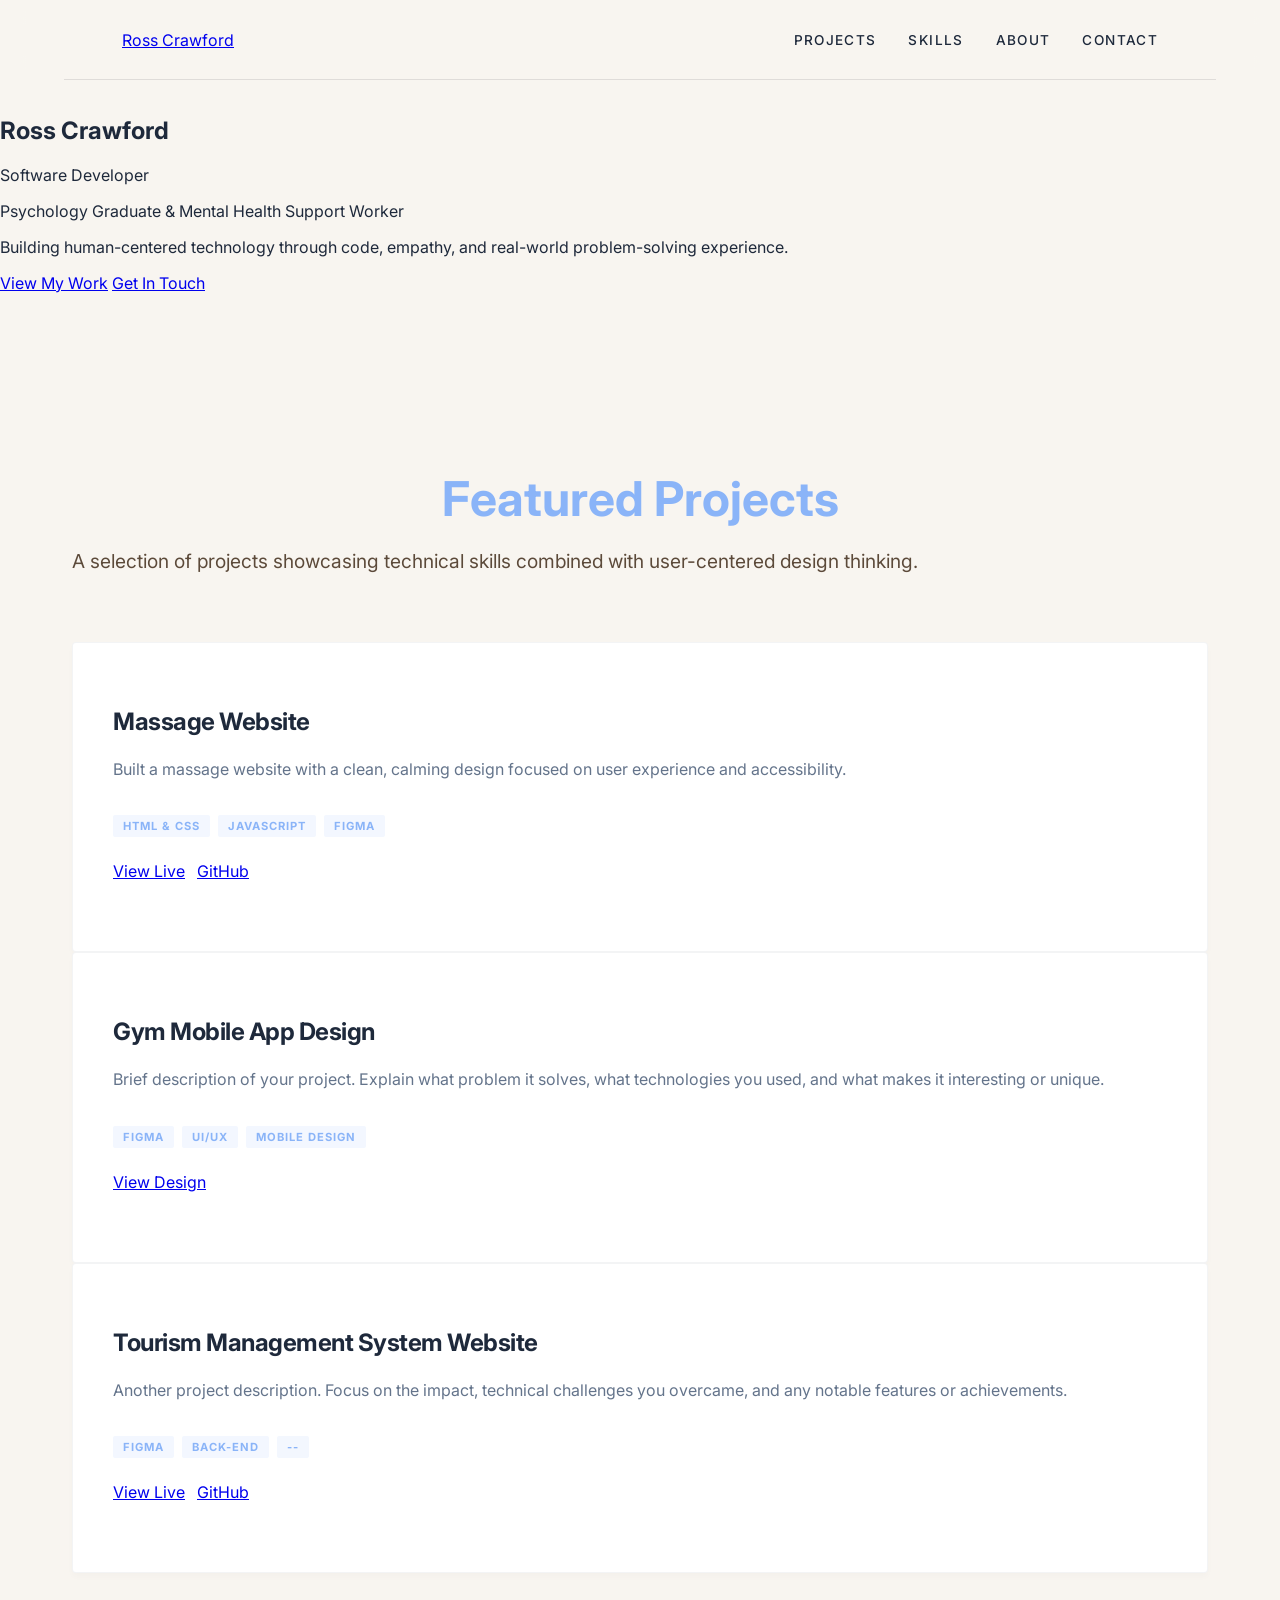
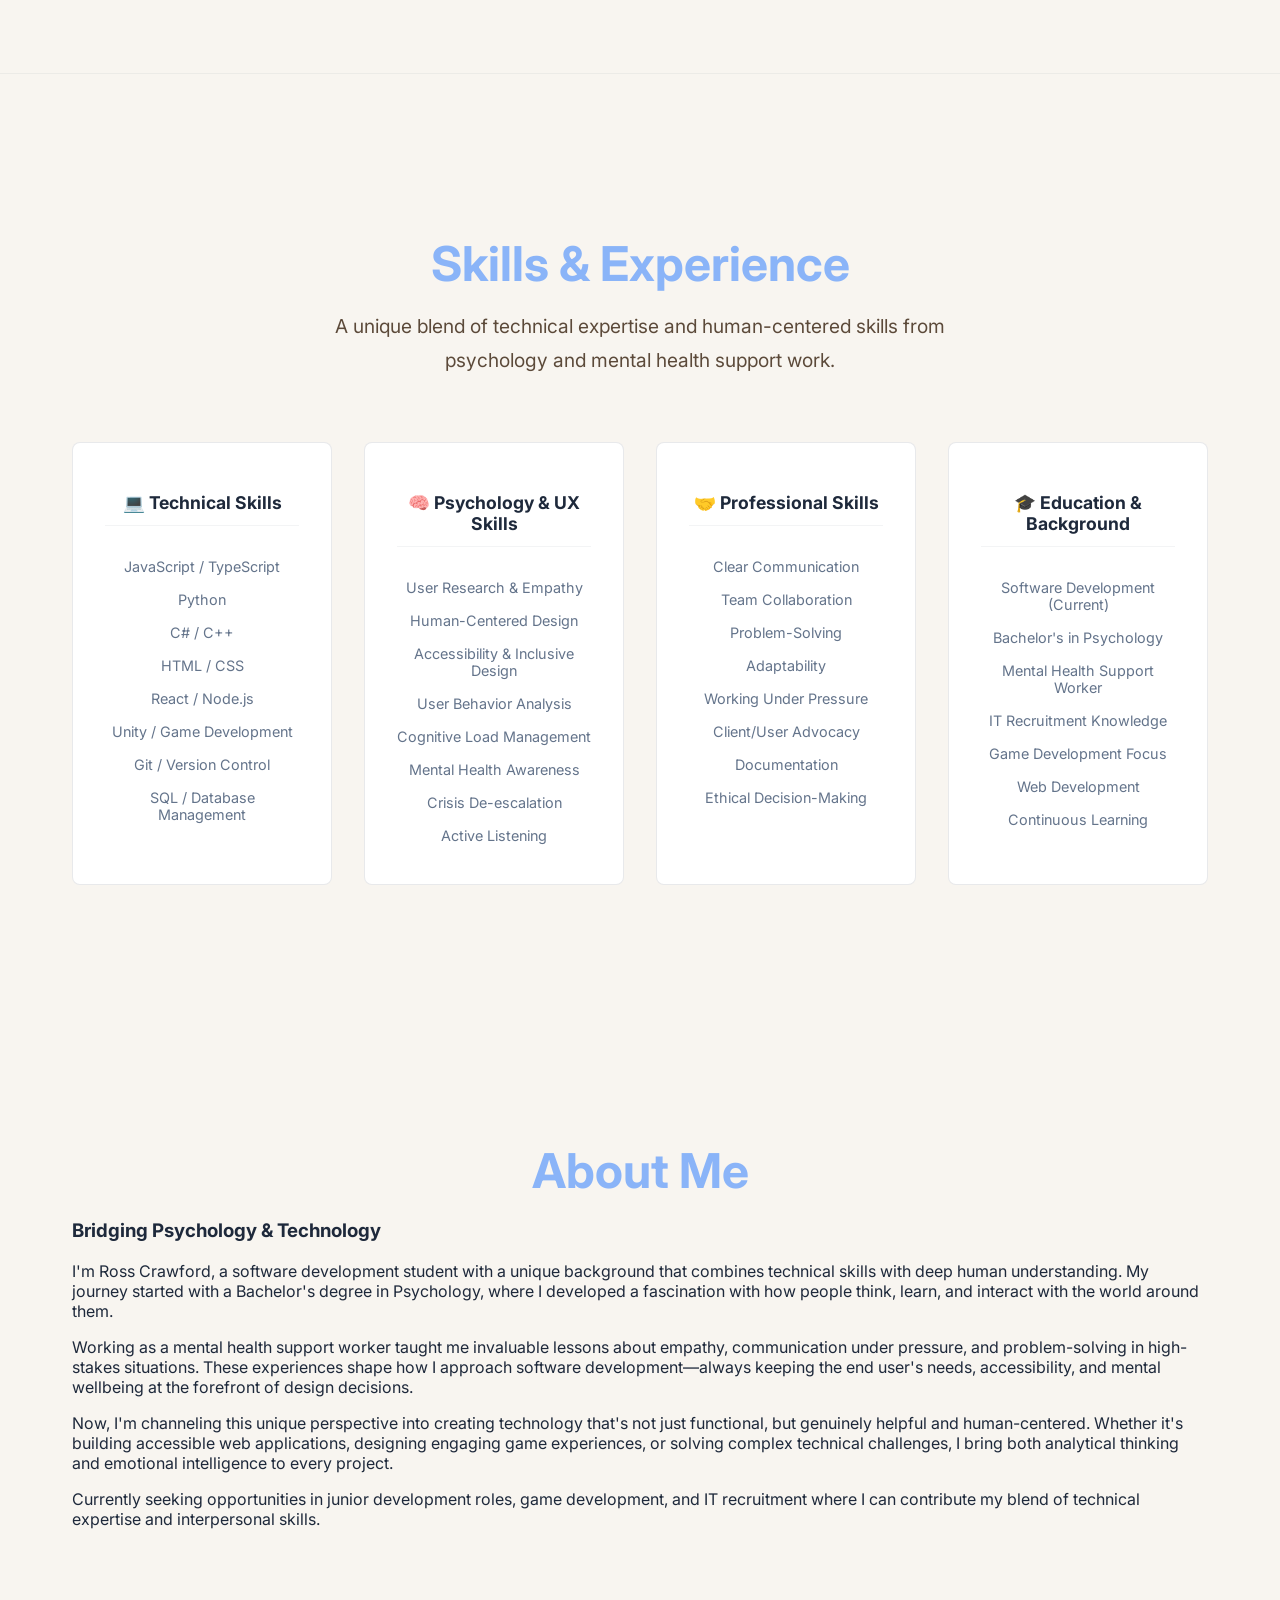
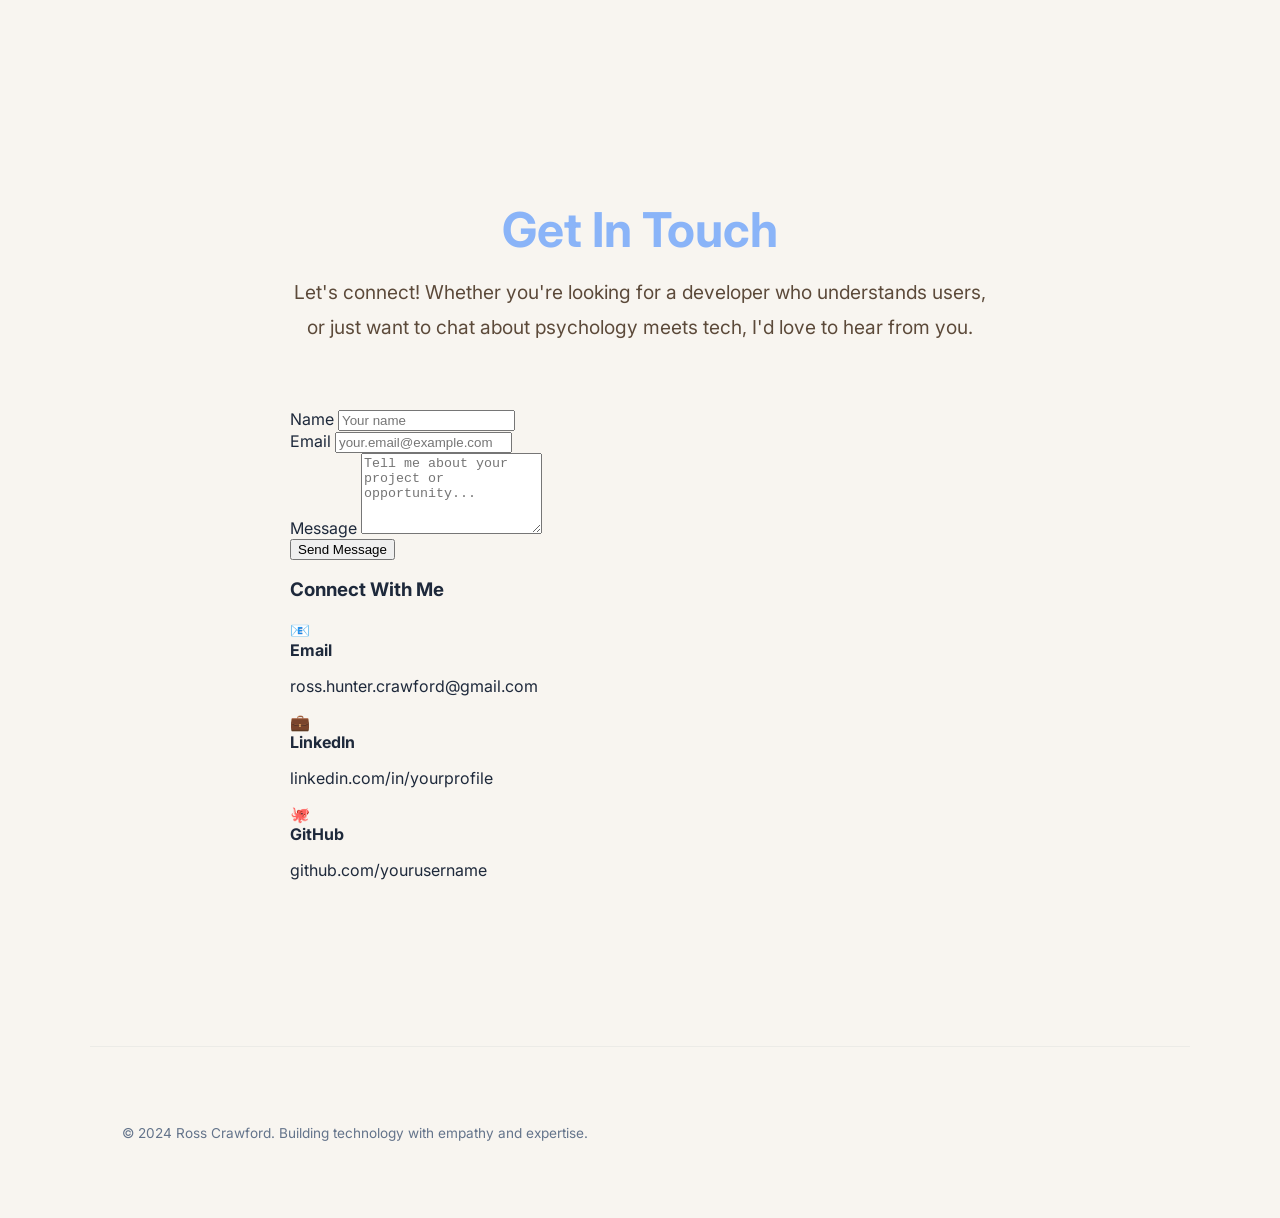
<file: portfolio.html>
<!DOCTYPE html>
<html lang="en">
<head>
  <meta charset="UTF-8">
  <meta name="viewport" content="width=device-width, initial-scale=1.0">
  <title>Ross Crawford Portfolio</title>
  <link rel="stylesheet" href="portfolio.css">
  <link rel="preconnect" href="https://fonts.googleapis.com">
  <link rel="preconnect" href="https://fonts.gstatic.com" crossorigin>
  <link href="https://fonts.googleapis.com/css2?family=Inter:wght@400;600;700&display=swap" rel="stylesheet">
</head>
<body>
	<nav class="navbar">
		<div class="navbar-container">
			<div class="navbar-title">
				<a href="#home">
					<div class="logo-badge">
						<span class="logo-first">Ross</span>
						<span class="logo-last">Crawford</span>
					</div>
				</a>
			</div>			<div class="navbar-headers">
				<a href="#projects" class="nav-link">Projects</a>
				<a href="#skills" class="nav-link">Skills</a>
				<a href="#about" class="nav-link">About</a>
				<a href="#contact" class="nav-link">Contact</a>
			</div>
		</div>
	</nav>

	<section id="home" class="hero-section">
		<div class="hero-card">
			<h1>Ross Crawford</h1>
			<p class="subtitle">Software Developer</p>
			<p class="subtitle-secondary">Psychology Graduate & Mental Health Support Worker</p>
			<p class="intro">Building human-centered technology through code, empathy, and real-world problem-solving experience.</p>
			<div class="cta-buttons">
				<a href="#projects" class="cta-button primary">View My Work</a>
				<a href="#contact" class="cta-button secondary">Get In Touch</a>
			</div>
		</div>
	</section>

	<section id="projects" class="projects-section">
	<div class="container">
		<h2>Featured Projects</h2>
		<p class="section-description">A selection of projects showcasing technical skills combined with user-centered design thinking.</p>
		
		<div class="projects-grid">
			<!-- Project 1 -->
			<div class="project-card">
				<div class="project-header">
					<h3>Massage Website</h3>
				</div>
				
				<div class="project-content">
					<p class="project-description">
						Built a massage website with a clean, calming design focused on user experience and accessibility.
					</p>
				</div>
				
				<div class="project-footer">
					<div class="project-tags">
						<span class="tag">HTML & CSS</span>
						<span class="tag">Javascript</span>
						<span class="tag">Figma</span>
					</div>
					<div class="project-links">
						<a href="https://sensoma.co.nz/" class="project-btn primary" target="_blank">View Live</a>
						<a href="#" class="project-btn secondary">GitHub</a>
					</div>
				</div>
			</div>

			<!-- Project 2 -->
			<div class="project-card">
				<div class="project-header">
					<h3>Gym Mobile App Design</h3>
				</div>
				
				<div class="project-content">
					<p class="project-description">
						Brief description of your project. Explain what problem it solves, what technologies you used, and what makes it interesting or unique.
					</p>
				</div>
				
				<div class="project-footer">
					<div class="project-tags">
						<span class="tag">Figma</span>
						<span class="tag">UI/UX</span>
						<span class="tag">Mobile Design</span>
					</div>
					<div class="project-links">
						<a href="https://www.figma.com/design/2Qb1U5gbFDvbR3DS2gBK0O/ZenFit-Mobile-individual?node-id=0-1&t=Z9yKldt6Z6cwa7eb-1" class="project-btn primary" target="_blank">
							<span class="btn-icon"></span>
							View Design
						</a>
					</div>
				</div>
			</div>

			<!-- Project 3 -->
			<div class="project-card">
				<div class="project-header">
					<h3>Tourism Management System Website</h3>
				</div>
				
				<div class="project-content">
					<p class="project-description">
						Another project description. Focus on the impact, technical challenges you overcame, and any notable features or achievements.
					</p>
				</div>
				
				<div class="project-footer">
					<div class="project-tags">
						<span class="tag">Figma</span>
						<span class="tag">Back-end</span>
						<span class="tag">--</span>
					</div>
					<div class="project-links">
						<a href="https://onewherobay-vms-asdjb8ewdtb9c0ey.newzealandnorth-01.azurewebsites.net/" class="project-btn primary">View Live</a>
						<a href="https://github.com/izanagi-dev/Tourism-Management-Website" class="project-btn secondary">GitHub</a>
					</div>
				</div>
			</div>

			<!-- Add more project cards as needed -->
		</div>
	</div>
</section>

	<section id="skills" class="skills-section">
		<div class="container">
			<h2>Skills & Experience</h2>
			<p class="section-description">A unique blend of technical expertise and human-centered skills from psychology and mental health support work.</p>
			
			<div class="skills-grid">
				<div class="skill-category">
					<h3>💻 Technical Skills</h3>
					<ul>
						<li>JavaScript / TypeScript</li>
						<li>Python</li>
						<li>C# / C++</li>
						<li>HTML / CSS</li>
						<li>React / Node.js</li>
						<li>Unity / Game Development</li>
						<li>Git / Version Control</li>
						<li>SQL / Database Management</li>
					</ul>
				</div>

				<div class="skill-category">
					<h3>🧠 Psychology & UX Skills</h3>
					<ul>
						<li>User Research & Empathy</li>
						<li>Human-Centered Design</li>
						<li>Accessibility & Inclusive Design</li>
						<li>User Behavior Analysis</li>
						<li>Cognitive Load Management</li>
						<li>Mental Health Awareness</li>
						<li>Crisis De-escalation</li>
						<li>Active Listening</li>
					</ul>
				</div>

				<div class="skill-category">
					<h3>🤝 Professional Skills</h3>
					<ul>
						<li>Clear Communication</li>
						<li>Team Collaboration</li>
						<li>Problem-Solving</li>
						<li>Adaptability</li>
						<li>Working Under Pressure</li>
						<li>Client/User Advocacy</li>
						<li>Documentation</li>
						<li>Ethical Decision-Making</li>
					</ul>
				</div>

				<div class="skill-category">
					<h3>🎓 Education & Background</h3>
					<ul>
						<li>Software Development (Current)</li>
						<li>Bachelor's in Psychology</li>
						<li>Mental Health Support Worker</li>
						<li>IT Recruitment Knowledge</li>
						<li>Game Development Focus</li>
						<li>Web Development</li>
						<li>Continuous Learning</li>
					</ul>
				</div>
			</div>
		</div>
	</section>

	<section id="about" class="about-section">
		<div class="container">
			<h2>About Me</h2>
			<div class="about-content">
				<div class="about-text">
					<h3>Bridging Psychology & Technology</h3>
					<p>
						I'm Ross Crawford, a software development student with a unique background that combines 
						technical skills with deep human understanding. My journey started with a Bachelor's degree 
						in Psychology, where I developed a fascination with how people think, learn, and interact 
						with the world around them.
					</p>
					<p>
						Working as a mental health support worker taught me invaluable lessons about empathy, 
						communication under pressure, and problem-solving in high-stakes situations. These experiences 
						shape how I approach software development—always keeping the end user's needs, accessibility, 
						and mental wellbeing at the forefront of design decisions.
					</p>
					<p>
						Now, I'm channeling this unique perspective into creating technology that's not just functional, 
						but genuinely helpful and human-centered. Whether it's building accessible web applications, 
						designing engaging game experiences, or solving complex technical challenges, I bring both 
						analytical thinking and emotional intelligence to every project.
					</p>
					<p>
						Currently seeking opportunities in junior development roles, game development, and IT recruitment 
						where I can contribute my blend of technical expertise and interpersonal skills.
					</p>
				</div>
			</div>
		</div>
	</section>

	<section id="contact" class="contact-section">
		<div class="container">
			<h2>Get In Touch</h2>
			<p class="section-description">Let's connect! Whether you're looking for a developer who understands users, 
			or just want to chat about psychology meets tech, I'd love to hear from you.</p>
			
			<div class="contact-content">
				<form class="contact-form">
					<div class="form-group">
						<label for="name">Name</label>
						<input type="text" id="name" name="name" placeholder="Your name" required>
					</div>
					<div class="form-group">
						<label for="email">Email</label>
						<input type="email" id="email" name="email" placeholder="your.email@example.com" required>
					</div>
					<div class="form-group">
						<label for="message">Message</label>
						<textarea id="message" name="message" rows="5" placeholder="Tell me about your project or opportunity..." required></textarea>
					</div>
					<button type="submit" class="submit-button">Send Message</button>
				</form>
				
				<div class="contact-info">
					<h3>Connect With Me</h3>
					<div class="contact-method">
						<span class="contact-icon">📧</span>
						<div>
							<strong>Email</strong>
							<p>ross.hunter.crawford@gmail.com</p>
						</div>
					</div>
					<div class="contact-method">
						<span class="contact-icon">💼</span>
						<div>
							<strong>LinkedIn</strong>
							<p>linkedin.com/in/yourprofile</p>
						</div>
					</div>
					<div class="contact-method">
						<span class="contact-icon">🐙</span>
						<div>
							<strong>GitHub</strong>
							<p>github.com/yourusername</p>
						</div>
					</div>
				</div>
			</div>
		</div>
	</section>

	<footer>
		<div class="container">
			<p>&copy; 2024 Ross Crawford. Building technology with empathy and expertise.</p>
		</div>
	</footer>

	<script>
		// Smooth scrolling for navigation links
		document.querySelectorAll('a[href^="#"]').forEach(anchor => {
			anchor.addEventListener('click', function (e) {
				e.preventDefault();
				const target = document.querySelector(this.getAttribute('href'));
				if (target) {
					target.scrollIntoView({
						behavior: 'smooth',
						block: 'start'
					});
				}
			});
		});

		// Form handling
		document.querySelector('.contact-form').addEventListener('submit', function(e) {
			e.preventDefault();
			alert('Thanks for reaching out! (Connect this to a real backend service like Formspree or EmailJS)');
			this.reset();
		});
	</script>
</body>
</html>
</file>
<file: portfolio.css>
/* ============================================================
   DESIGN TOKENS
   ============================================================ */

:root {
    /* Colours */
    --color-bg:          #F8F5F0;
    --color-ink:         #1E293B;
    --color-ink-muted:   #64748B;
    --color-ink-soft:    #94A3B8;
    --color-accent:      #C8A951;
    --color-surface:     #FFFFFF;
    --color-border:      rgba(30, 41, 59, 0.1);
    --color-border-soft: rgba(30, 41, 59, 0.05);

    /* Typography */
    --font-sans:    'Inter', system-ui, sans-serif;
    --font-display: 'Fraunces', 'Inter', serif;

    /* Spacing scale */
    --space-xs:  0.5rem;
    --space-sm:  1rem;
    --space-md:  2rem;
    --space-lg:  4rem;
    --space-xl:  6rem;
    --space-xxl: 8rem;

    /* Radius */
    --radius-sm: 4px;
    --radius-md: 8px;

    /* Motion */
    --transition-default: 0.3s cubic-bezier(0.165, 0.84, 0.44, 1);
}


/* ============================================================
   BASE
   ============================================================ */

html {
    scroll-padding-top: 90px;
}

*, *::before, *::after {
    box-sizing: border-box;
}

body {
    background-color: var(--color-bg);
    margin: 0;
    font-family: var(--font-sans);
    color: var(--color-ink);
    max-width: 100%;
    overflow-x: hidden;
}

:focus-visible {
    outline: 2px solid var(--color-accent);
    outline-offset: 3px;
    border-radius: 2px;
}

/* Skip-to-content link — visually hidden until focused */
.skip-link {
    position: absolute;
    top: -100%;
    left: var(--space-sm);
    z-index: 9999;
    background: var(--color-surface);
    color: var(--color-ink);
    padding: var(--space-xs) var(--space-sm);
    font-size: 0.9rem;
    font-weight: 600;
    text-decoration: none;
    border: 2px solid var(--color-accent);
    border-radius: var(--radius-sm);
}

.skip-link:focus {
    top: var(--space-xs);
}


/* ============================================================
   BUTTONS
   ============================================================ */

.btn-primary {
    display: inline-block;
    margin-top: 30px;
    padding: 18px 45px;
    border: 1px solid #000;
    text-decoration: none;
    color: #000;
    font-weight: 500;
    letter-spacing: 2px;
    text-transform: uppercase;
    font-size: 0.9rem;
    transition: all var(--transition-default);
    background-color: transparent;
    cursor: pointer;
}

.btn-primary:hover {
    background-color: #000;
    color: #fff;
}

.btn-ghost {
    display: inline-block;
    padding: 18px 45px;
    border: 1px solid var(--color-ink);
    text-decoration: none;
    color: var(--color-ink);
    font-weight: 500;
    letter-spacing: 2px;
    text-transform: uppercase;
    font-size: 0.9rem;
    transition: all var(--transition-default);
    background-color: transparent;
    cursor: pointer;
}

.btn-ghost:hover {
    background-color: #8AB4F8;
    border-color: #8AB4F8;
    color: var(--color-ink);
}

.btn-small-primary {
    display: inline-block;
    padding: 10px 25px;
    border: 1px solid #000;
    text-decoration: none;
    color: #000;
    font-weight: 500;
    letter-spacing: 1.5px;
    text-transform: uppercase;
    font-size: 0.75rem;
    transition: all var(--transition-default);
    background-color: transparent;
    cursor: pointer;
    margin-right: 10px;
}

.btn-small-primary:hover {
    background-color: #000;
    color: #fff;
}

.btn-small-secondary {
    display: inline-block;
    padding: 10px 25px;
    border: 1px solid var(--color-border);
    text-decoration: none;
    background-color: transparent;
    color: var(--color-ink-muted);
    font-weight: 500;
    letter-spacing: 1.5px;
    text-transform: uppercase;
    font-size: 0.75rem;
    transition: all var(--transition-default);
    cursor: pointer;
}

.btn-small-secondary:hover {
    background-color: transparent;
    color: var(--color-ink);
    border-color: var(--color-ink);
}

.btn-text {
    text-decoration: none;
    color: var(--color-ink);
    font-weight: 600;
    font-size: 0.9rem;
    border-bottom: 1px solid var(--color-accent);
    padding-bottom: 4px;
    transition: all var(--transition-default);
}

.btn-text:hover {
    padding-left: 6px;
    border-bottom-color: var(--color-ink);
}


/* ============================================================
   NAVBAR
   ============================================================ */

.navbar {
    height: 80px;
    background-color: rgba(248, 245, 240, 0.8);
    backdrop-filter: blur(12px);
    position: fixed;
    top: 0;
    width: 100%;
    z-index: 1000;
    display: flex;
    align-items: center;
    transition: opacity 250ms ease;
}

.navbar-container {
    width: 100%;
    max-width: 1100px;
    margin: 0 auto;
    display: flex;
    justify-content: space-between;
    align-items: center;
    padding: 0 var(--space-md);
}

.navbar-headers {
    list-style: none;
    display: flex;
    gap: var(--space-md);
    margin: 0;
    padding: 0;
}

.navbar-logo a,
.nav-link {
    text-decoration: none;
    color: var(--color-ink);
    font-weight: 500;
    text-transform: uppercase;
    letter-spacing: 0.1em;
    font-size: 0.85rem;
    transition: opacity var(--transition-default);
}

.logo-link {
    font-weight: 800;
    letter-spacing: 0.2em;
    position: relative;
}

.nav-link:hover,
.logo-link:hover {
    opacity: 0.6;
}

.navbar::after {
    content: "";
    position: absolute;
    bottom: 0;
    left: 5%;
    width: 90%;
    height: 1px;
    background: #000000;
    opacity: 0.1;
}

.mobile-menu-toggle {
    display: none;
    background: none;
    border: none;
    cursor: pointer;
    padding: var(--space-xs);
    z-index: 1001;
}

.mobile-menu-toggle .hamburger-line {
    display: block;
    width: 28px;
    height: 3px;
    background-color: var(--color-ink);
    margin: 5px 0;
    transition: all var(--transition-default);
    border-radius: 2px;
}

.mobile-menu-toggle.active .hamburger-line:nth-child(1) {
    transform: rotate(45deg) translate(8px, 8px);
}

.mobile-menu-toggle.active .hamburger-line:nth-child(2) {
    opacity: 0;
}

.mobile-menu-toggle.active .hamburger-line:nth-child(3) {
    transform: rotate(-45deg) translate(7px, -7px);
}


/* ============================================================
   HERO
   ============================================================ */

.hero-minimalist {
    background-color: var(--color-bg);
    min-height: 70vh;
    padding-top: 80px;
    display: flex;
    flex-direction: column;
    overflow-x: hidden;
}

.hero-top-left {
    padding-top: 0;
    display: inline-block;
    margin-left: -20px;
    width: 100%;
    max-width: 100%;
    overflow: hidden;
}

.container {
    max-width: 1200px;
    margin: 0 auto;
    padding: 0 var(--space-md);
}

.hero-editorial-grid {
    display: flex;
    flex-direction: row;
    justify-content: space-between;
    align-items: flex-start;
    height: 70vh;
    padding-top: clamp(var(--space-md), 5vh, var(--space-lg));
}

.hero-name {
    font-family: var(--font-display);
    font-size: clamp(3rem, 10vw, 7rem);
    font-weight: 300;
    font-optical-sizing: auto;
    color: var(--color-ink);
    letter-spacing: -2px;
    margin: 0;
    line-height: 1;
    white-space: normal;
    word-break: break-word;
    max-width: 100%;
}

.hero-meta {
    font-family: var(--font-sans);
    font-size: clamp(0.85rem, 1.2vw, 1rem);
    letter-spacing: 0.05em;
    color: var(--color-ink-muted);
    margin: 1.5rem 0 0;
    padding: 0;
    display: flex;
    gap: 0.75rem;
    flex-wrap: wrap;
}

.hero-meta .dot {
    color: var(--color-accent);
}

.hero-meta .status {
    font-weight: 500;
}

.hero-bottom-right {
    align-self: flex-end;
    max-width: 400px;
    margin-top: auto;
}

.minimal-growth-card {
    border-top: 1px solid var(--color-ink);
    padding-top: var(--space-md);
}

.hero-lead {
    font-size: 1.25rem;
    color: var(--color-ink);
    font-weight: 500;
    line-height: 1.4;
    margin: 0 0 1rem;
}

.hero-sub {
    font-size: 1rem;
    color: var(--color-ink-muted);
    line-height: 1.7;
    margin: 0 0 var(--space-md);
}

.hero-actions {
    display: flex;
    gap: var(--space-md);
    align-items: center;
    margin-top: var(--space-md);
    flex-wrap: wrap;
}

#home.hero-minimalist {
    padding-left: 40px;
    padding-right: 40px;
    box-sizing: border-box;
}

#home .container {
    padding-left: 0;
}

section {
    padding: var(--space-xl) 0;
}

section h2 {
    font-size: 3rem;
    text-align: center;
    margin-bottom: var(--space-sm);
    color: #8AB4F8;
    font-weight: 700;
}

.section-description {
    text-align: center;
    font-size: 1.2rem;
    color: #5C4A3A;
    max-width: 700px;
    margin: 0 auto var(--space-lg);
    line-height: 1.8;
}

/* Shared heading style for all section headers */
.section-title {
    font-family: var(--font-display);
    font-size: 2rem;
    font-weight: 600;
    font-optical-sizing: auto;
    letter-spacing: normal;
    color: #000000;
    text-align: left;
    border-left: 6px solid #000000;
    padding-left: 1.5rem;
    margin-bottom: 3rem;
    display: inline-block;
}

.section-title--secondary {
    margin-top: var(--space-xl);
}



/* ============================================================
   PROJECTS
   ============================================================ */

.projects-section {
    text-align: left;
    padding: 40px 0 100px 0;
    background-color: var(--color-bg);
}

.projects-section .section-description {
    text-align: left;
    margin-left: 0;
    margin-right: 0;
    max-width: none;
}

.projects-grid--featured {
    display: grid;
    gap: 3rem;
    margin-top: var(--space-md);
}

.projects-grid--secondary {
    display: grid;
    grid-template-columns: repeat(3, 1fr);
    gap: var(--space-md);
    margin-top: var(--space-md);
}

.project-card {
    background: var(--color-surface);
    border: 1px solid var(--color-border-soft);
    border-radius: var(--radius-sm);
    padding: 2.5rem;
    display: flex;
    flex-direction: column;
    box-shadow: 0 4px 6px rgba(0, 0, 0, 0.02);
    transition: transform 0.4s cubic-bezier(0.175, 0.885, 0.32, 1.275),
                box-shadow 0.4s ease;
}

.project-card:hover {
    transform: translateY(-8px);
    box-shadow: 0 15px 35px rgba(30, 41, 59, 0.12);
    border-color: #8C786A;
}

.project-card.has-image .project-image {
    overflow: hidden;
    border-radius: var(--radius-md);
}

.project-card.has-image .project-image img {
    transition: transform 0.6s ease;
}

.project-card.has-image:hover .project-image img {
    transform: scale(1.01);
}

.project-image img {
    width: 100%;
    height: 300px;
    object-fit: cover;
    object-position: top;
    border-radius: var(--radius-md);
    border: 1px solid #E5E1DA;
    transition: transform 0.6s ease;
}

.project-card h3 {
    font-size: 1.5rem;
    color: var(--color-ink);
    font-weight: 700;
    margin-bottom: 0.25rem;
    letter-spacing: -0.5px;
}

.project-subtitle {
    font-size: 0.85rem;
    color: var(--color-ink-muted);
    font-weight: 400;
    margin-bottom: 0.75rem;
    letter-spacing: 0.02em;
}

.project-description {
    color: var(--color-ink-muted);
    font-size: 1rem;
    line-height: 1.7;
    margin-bottom: var(--space-md);
}

.project-tags {
    display: flex;
    flex-wrap: wrap;
    gap: var(--space-xs);
    margin-top: auto;
    margin-bottom: 1.5rem;
}

.tag {
    font-size: 0.7rem;
    text-transform: uppercase;
    letter-spacing: 1px;
    font-weight: 700;
    color: #8AB4F8;
    background: rgba(138, 180, 248, 0.1);
    padding: 4px 10px;
    border-radius: 2px;
}

.project-links {
    display: flex;
    gap: 12px;
    margin-top: 20px;
    margin-bottom: 30px;
    flex-wrap: wrap;
}


/* ============================================================
   TESTIMONIAL
   ============================================================ */

.testimonial-section {
    padding: var(--space-xl) 0;
    background: var(--color-bg);
}

.testimonial {
    border-left: 4px solid var(--color-accent);
    padding-left: 2rem;
    max-width: 700px;
    margin: 0 auto;
}

.testimonial-quote {
    font-family: var(--font-display);
    font-size: 1.5rem;
    font-weight: 400;
    font-style: italic;
    font-optical-sizing: auto;
    line-height: 1.4;
    color: var(--color-ink);
    margin-bottom: 1.5rem;
}

.testimonial-attr {
    display: block;
    font-size: 0.85rem;
    color: var(--color-ink-muted);
    letter-spacing: 0.05em;
    text-transform: uppercase;
}

.testimonial-name {
    font-weight: 600;
    color: var(--color-ink);
    display: block;
}

.testimonial-role {
    display: block;
    margin-top: 0.25rem;
}


/* ============================================================
   SKILLS
   ============================================================ */

.skills-section {
    background-color: var(--color-bg);
    padding: 120px 0;
    border-top: 1px solid var(--color-border-soft);
}

.skills-grid {
    display: grid;
    grid-template-columns: repeat(auto-fit, minmax(250px, 1fr));
    gap: var(--space-md);
    margin-top: var(--space-md);
}

.skill-category {
    background: var(--color-surface);
    padding: var(--space-md);
    border-radius: var(--radius-md);
    border: 1px solid var(--color-border);
    transition: transform var(--transition-default), border-color var(--transition-default);
    position: relative;
    text-align: center;
}

.skill-category::before {
    content: "";
    position: absolute;
    top: 0;
    left: 0;
    width: 100%;
    height: 4px;
    background-color: var(--color-accent);
    border-radius: var(--radius-md) var(--radius-md) 0 0;
    opacity: 0;
    transition: opacity var(--transition-default);
}

.skill-category:hover {
    transform: translateY(-5px);
    border-color: transparent #8C786A #8C786A #8C786A;
}

.skill-category:hover::before {
    opacity: 1;
}

.skill-category h3 {
    font-size: 1.1rem;
    margin-bottom: 1.5rem;
    color: var(--color-ink);
    border-bottom: 1px solid var(--color-border-soft);
    padding-bottom: 0.75rem;
}

.skill-category ul {
    list-style: none;
    padding: 0;
    margin: 0;
}

.skill-category li {
    font-size: 0.9rem;
    padding: var(--space-xs) 0;
    color: var(--color-ink-muted);
    border: none;
    background: none;
}

.skill-category:hover li {
    color: var(--color-ink);
}

.skill-category li::before {
    content: none;
}


/* ============================================================
   ABOUT
   ============================================================ */

.narrow-container {
    max-width: 800px;
    margin: 0 auto;
}

.about-minimal {
    padding: 120px 0;
    background-color: var(--color-bg);
    border-top: 1px solid var(--color-border-soft);
}

.about-grid {
    display: grid;
    grid-template-columns: 1fr 1fr;
    gap: 3rem;
    margin-top: 0;
}

.about-card {
    border-top: 2px solid var(--color-accent);
    padding-top: 1.5rem;
}

.about-card-label {
    display: block;
    font-size: 0.7rem;
    font-weight: 600;
    text-transform: uppercase;
    letter-spacing: 0.15em;
    color: var(--color-ink-muted);
    margin-bottom: 1.25rem;
}

.about-card p {
    font-size: 1.05rem;
    line-height: 1.75;
    color: var(--color-ink);
    margin: 0 0 1rem;
}

.about-card p:last-child {
    margin-bottom: 0;
}


/* ============================================================
   MAIN LAYOUT + SIDEBAR
   ============================================================ */

.main-layout {
    display: grid;
    grid-template-columns: 200px minmax(0, 1fr);
    align-items: start;
    max-width: 1400px;
    margin: 0 auto;
    padding: 0 var(--space-md);
}

.main-content {
    min-width: 0;
}

.main-content .container {
    max-width: none;
    margin: 0;
    padding: 0;
}

.main-content .narrow-container {
    max-width: 640px;
    margin: 0 auto;
}

.sidebar-nav {
    position: sticky;
    top: 100px;
    height: fit-content;
    padding-top: var(--space-xl);
    padding-left: var(--space-sm);
}

/* "INDEX" editorial label */
.sidebar-label {
    display: block;
    font-family: var(--font-sans);
    font-size: 0.7rem;
    letter-spacing: 0.15em;
    text-transform: uppercase;
    color: var(--color-ink-soft);
    margin-bottom: 0.75rem;
    padding-left: 36px;
}

/* Wrapper carries the spine pseudo-element and positions the progress fill */
.sidebar-body {
    position: relative;
}

/* Spine hairline — runs the full height of the link list */
.sidebar-body::before {
    content: '';
    position: absolute;
    left: 32px;
    top: 0;
    bottom: 0;
    width: 1px;
    background: var(--color-border);
    pointer-events: none;
}

/* Accent fill — CSS custom property --scroll-progress (0→1) set by rAF listener */
.sidebar-progress {
    position: absolute;
    left: 31.5px;
    top: 0;
    width: 2px;
    height: 100%;
    background: var(--color-accent);
    pointer-events: none;
    transform: scaleY(var(--scroll-progress, 0));
    transform-origin: top;
}

/* Link list — z-index: 1 ensures links and dot paint above the progress fill */
.sidebar-links {
    list-style: none;
    margin: 0;
    padding: 0;
    position: relative;
    z-index: 1;
}

/* Each row: [32px number] [name column] */
.sidebar-links > li {
    display: grid;
    grid-template-columns: 32px 1fr;
    grid-template-rows: auto auto;
    align-items: start;
}

/* Section numbers — monospace, right-aligned up to the spine */
.sidebar-links > li::before {
    grid-column: 1;
    grid-row: 1;
    font-family: 'JetBrains Mono', ui-monospace, monospace;
    font-size: 0.7rem;
    color: var(--color-ink-soft);
    text-align: right;
    padding-right: 8px;
    padding-top: 0.4rem;
    line-height: 1.4;
    transition: color var(--transition-default);
}

.sidebar-links > li:nth-child(1)::before { content: "01"; }
.sidebar-links > li:nth-child(2)::before { content: "02"; }
.sidebar-links > li:nth-child(3)::before { content: "03"; }
.sidebar-links > li:nth-child(4)::before { content: "04"; }

.sidebar-links > li:has(.sidebar-link.active)::before {
    color: var(--color-ink);
}

/* Section name — Fraunces, right of spine */
.sidebar-link {
    grid-column: 2;
    grid-row: 1;
    font-family: var(--font-display);
    font-size: 1rem;
    font-weight: 400;
    font-optical-sizing: auto;
    color: var(--color-ink-muted);
    text-decoration: none;
    padding: 0.4rem 0 0.4rem 6px;
    display: block;
    line-height: 1.4;
    position: relative;
    transition: color var(--transition-default);
}

.sidebar-link:hover {
    color: var(--color-ink);
}

.sidebar-link.active {
    color: var(--color-ink);
}

/* "You are here" dot — single element that slides between active link positions */
.sidebar-dot {
    position: absolute;
    left: 29px;
    top: 0;
    width: 6px;
    height: 6px;
    border-radius: 50%;
    background: var(--color-accent);
    opacity: 0;
    transform: translateY(var(--dot-y, 0px));
    transition: transform 0.4s cubic-bezier(0.65, 0, 0.35, 1), opacity 0.2s ease;
    pointer-events: none;
    z-index: 2;
}

@keyframes dot-pulse {
    0%   { transform: translateY(var(--dot-y, 0px)) scale(1); }
    40%  { transform: translateY(var(--dot-y, 0px)) scale(1.4); }
    100% { transform: translateY(var(--dot-y, 0px)) scale(1); }
}

.sidebar-dot.is-clicking {
    animation: dot-pulse 250ms ease-out forwards;
}

/* Sub-links: grid-template-rows collapse (0fr → 1fr) */
.sidebar-sub-links {
    grid-column: 2;
    grid-row: 2;
    display: grid;
    grid-template-rows: 0fr;
    transition: grid-template-rows 0.3s ease;
}

.sidebar-sub-inner {
    overflow: hidden;
    list-style: none;
    margin: 0;
    padding: 0;
}

li:has(.sidebar-link.active) .sidebar-sub-links {
    grid-template-rows: 1fr;
}

.sidebar-sublink {
    display: block;
    font-family: var(--font-sans);
    font-size: 0.75rem;
    color: var(--color-ink-soft);
    text-decoration: none;
    padding: 0.2rem 0;
    transition: color var(--transition-default);
    letter-spacing: 0.02em;
}

.sidebar-sublink:hover {
    color: var(--color-ink-muted);
}

.sidebar-sublink.active {
    color: var(--color-ink-muted);
}

/* Tighter focus ring for the compact sidebar layout */
.sidebar-link:focus-visible,
.sidebar-sublink:focus-visible {
    outline-offset: 2px;
}

/* Hover metadata: desktop pointer devices only, no touch */
@media (hover: hover) and (min-width: 769px) {
    .sidebar-link[data-meta]::after {
        content: attr(data-meta);
        position: absolute;
        left: calc(100% + 12px);
        top: 50%;
        transform: translateY(-50%);
        font-family: var(--font-sans);
        font-size: 0.7rem;
        font-style: italic;
        color: var(--color-ink-soft);
        white-space: nowrap;
        opacity: 0;
        transition: opacity 0.2s ease 50ms;
        pointer-events: none;
    }

    .sidebar-link[data-meta]:hover::after {
        opacity: 1;
    }
}


/* ============================================================
   CONTACT
   ============================================================ */

.contact-section {
    padding: 120px 0 150px 0;
    background-color: var(--color-bg);
}

.contact-content {
    max-width: 700px;
    margin: 0 auto;
    text-align: left;
}

.contact-availability {
    font-family: var(--font-display);
    font-size: 1.5rem;
    font-optical-sizing: auto;
    color: var(--color-ink);
    line-height: 1.4;
    margin-bottom: 1.5rem;
}

.contact-pitch {
    font-size: 1.1rem;
    color: var(--color-ink-muted);
    line-height: 1.7;
    margin-bottom: 2.5rem;
}

.contact-actions {
    display: flex;
    gap: 2rem;
    align-items: center;
    flex-wrap: wrap;
    margin-bottom: 3rem;
}

/* Neutralise the default top margin in row layouts */
.contact-actions .btn-primary,
.hero-actions .btn-primary {
    margin-top: 0;
}

/* Tighter horizontal padding so both buttons fit side-by-side in the hero column */
.hero-actions .btn-primary,
.hero-actions .btn-ghost {
    padding-left: 24px;
    padding-right: 24px;
}

.contact-secondary {
    font-size: 0.9rem;
    color: var(--color-ink-muted);
    display: flex;
    gap: 0.75rem;
    flex-wrap: wrap;
    align-items: center;
}

.contact-secondary a {
    color: inherit;
    text-decoration: underline;
    text-underline-offset: 4px;
    transition: color var(--transition-default);
}

.contact-secondary a:hover {
    color: var(--color-ink);
}

.contact-secondary .dot {
    color: var(--color-accent);
}


/* ============================================================
   FOOTER
   ============================================================ */

footer {
    background-color: var(--color-bg);
    color: var(--color-ink-muted);
    text-align: left;
    padding: var(--space-lg) 0;
    border-top: 1px solid var(--color-border-soft);
    font-size: 0.85rem;
    max-width: 1100px;
    margin: 0 auto;
}


/* ============================================================
   SCROLL REVEAL
   ============================================================ */

html.js-loaded section,
html.js-loaded .project-card {
    opacity: 0;
    transform: translateY(30px);
    transition: all 0.8s cubic-bezier(0.2, 1, 0.3, 1);
}

@media (prefers-reduced-motion: reduce) {
    html.js-loaded section,
    html.js-loaded .project-card {
        opacity: 1;
        transform: none;
        transition: none;
    }
}


/* ============================================================
   NAV HANDOFF
   ============================================================ */

@media (min-width: 769px) {
    .sidebar-nav {
        opacity: 0;
        pointer-events: none;
        transition: opacity 350ms ease 100ms;
    }

    .nav-handoff-active .navbar {
        opacity: 0;
        pointer-events: none;
    }

    .nav-handoff-active .sidebar-nav {
        opacity: 1;
        pointer-events: auto;
    }
}


/* ============================================================
   RESPONSIVE
   ============================================================ */

@media (min-width: 992px) {
    .project-card.has-image {
        display: flex;
        flex-direction: row;
        align-items: center;
        gap: 3rem;
        grid-column: 1 / -1;
    }

    .project-card.has-image .project-content {
        flex: 1.2;
    }

    .project-card.has-image .project-image {
        flex: 1;
        display: block;
    }

    .project-card.has-image .project-image img {
        width: 100%;
        border-radius: var(--radius-md);
        box-shadow: 0 10px 30px rgba(0, 0, 0, 0.1);
    }

    /* Secondary cards are vertical, not side-by-side */
    .projects-grid--secondary .project-card.has-image {
        flex-direction: column;
        grid-column: auto;
        align-items: stretch;
    }

    .projects-grid--secondary .project-card.has-image .project-content,
    .projects-grid--secondary .project-card.has-image .project-image {
        flex: none;
    }
}

@media (max-width: 1200px) {
    .skills-grid {
        grid-template-columns: repeat(2, 1fr);
    }
}

@media (max-width: 991px) {
    .project-card.has-image {
        flex-direction: column;
    }
}

@media (max-width: 900px) {
    .hero-name {
        letter-spacing: -1px;
    }

    .hero-editorial-grid {
        height: auto;
        min-height: 75vh;
        padding-bottom: var(--space-lg);
    }
}

@media (max-width: 768px) {
    .mobile-menu-toggle {
        display: block;
    }

    .navbar-headers {
        position: fixed;
        top: 70px;
        left: 0;
        right: 0;
        background-color: var(--color-bg);
        border-bottom: 1px solid var(--color-border);
        flex-direction: column;
        padding: var(--space-md);
        gap: 0;
        box-shadow: 0 4px 20px rgba(0, 0, 0, 0.3);
        transform: translateY(-120%);
        transition: transform var(--transition-default);
        max-height: calc(100vh - 70px);
        overflow-y: auto;
        display: flex;
        visibility: hidden;
    }

    .navbar-headers.active {
        transform: translateY(0);
        display: flex;
        visibility: visible;
    }

    .navbar-container {
        max-width: 100%;
    }

    .nav-link {
        width: 100%;
        padding: var(--space-sm) 1.5rem;
        text-align: center;
        font-size: 1.1rem;
        min-height: 56px;
        display: flex;
        align-items: center;
        justify-content: center;
        color: var(--color-ink);
        border-bottom: 1px solid var(--color-border-soft);
    }

    .nav-link:active {
        border-radius: 0;
    }

    .hero-minimalist {
        min-height: unset;
    }

    .hero-editorial-grid {
        height: auto;
        min-height: unset;
        padding-top: var(--space-md);
        padding-bottom: 0;
        flex-direction: column;
        justify-content: flex-start;
        gap: var(--space-sm);
    }

    .hero-top-left {
        left: 0;
        margin-left: 0;
        text-align: center;
    }

    .hero-meta {
        justify-content: center;
        margin-top: var(--space-xs);
    }

    .hero-actions {
        gap: var(--space-sm);
    }

    .hero-actions .btn-primary,
    .hero-actions .btn-ghost {
        flex: 1;
        text-align: center;
        white-space: nowrap;
    }

    .hero-bottom-right {
        align-self: flex-start;
        text-align: left;
    }

    section h2 {
        font-size: 2rem;
    }

    .section-description {
        font-size: 1rem;
        padding: 0 var(--space-sm);
    }

    .projects-section {
        padding: 5rem 0;
    }

    .projects-grid--featured,
    .projects-grid--secondary {
        grid-template-columns: 1fr;
        gap: var(--space-md);
    }

    .project-card {
        padding: 1.5rem;
    }

    .project-card h3 {
        font-size: 1.3rem;
    }

    .project-links {
        flex-direction: column;
        align-items: stretch;
    }

    .skills-grid {
        grid-template-columns: 1fr;
        gap: 1.5rem;
    }

    .skill-category {
        padding: 1.5rem;
    }

    .about-minimal {
        padding: var(--space-xs) 0 5rem;
    }

    .about-grid {
        grid-template-columns: 1fr;
        gap: var(--space-md);
    }

    .main-layout {
        grid-template-columns: 1fr;
        padding: 0;
    }

    .sidebar-nav {
        display: none;
    }
}

@media (max-width: 600px) {
    .hero-name {
        letter-spacing: -1px;
        font-size: clamp(2.5rem, 10vw, 4rem);
    }

    .hero-bottom-right {
        align-self: flex-start;
        max-width: 100%;
        width: 100%;
    }
}


/* ============================================================
   REDUCED MOTION
   ============================================================ */

@media (prefers-reduced-motion: reduce) {
    *, *::before, *::after {
        animation-duration: 0.01ms !important;
        animation-iteration-count: 1 !important;
        transition-duration: 0.01ms !important;
        transition-delay: 0s !important;
        scroll-behavior: auto !important;
    }

    .project-card:hover { transform: none; }
    .project-card.has-image:hover .project-image img { transform: none; }
    .skill-category:hover { transform: none; }
    .about-text:hover { transform: none; }
}

@media (max-width: 480px) {
    .navbar-container {
        padding: 0 var(--space-sm);
    }

    .container {
        padding: 0 var(--space-sm);
    }

    section {
        padding: var(--space-lg) 0;
    }

    section h2 {
        font-size: 1.75rem;
    }

    .project-card {
        padding: 1.25rem;
    }

    .project-card h3 {
        font-size: 1.2rem;
    }

    .project-description {
        font-size: 0.95rem;
    }

    .tag {
        font-size: 0.8rem;
        padding: 0.35rem 0.75rem;
    }

    .contact-link {
        font-size: 0.9rem;
    }

    .skill-category {
        padding: 1.25rem;
    }

    .skill-category h3 {
        font-size: 1.2rem;
    }

    .skill-category li {
        font-size: 0.95rem;
    }

}
</file>
